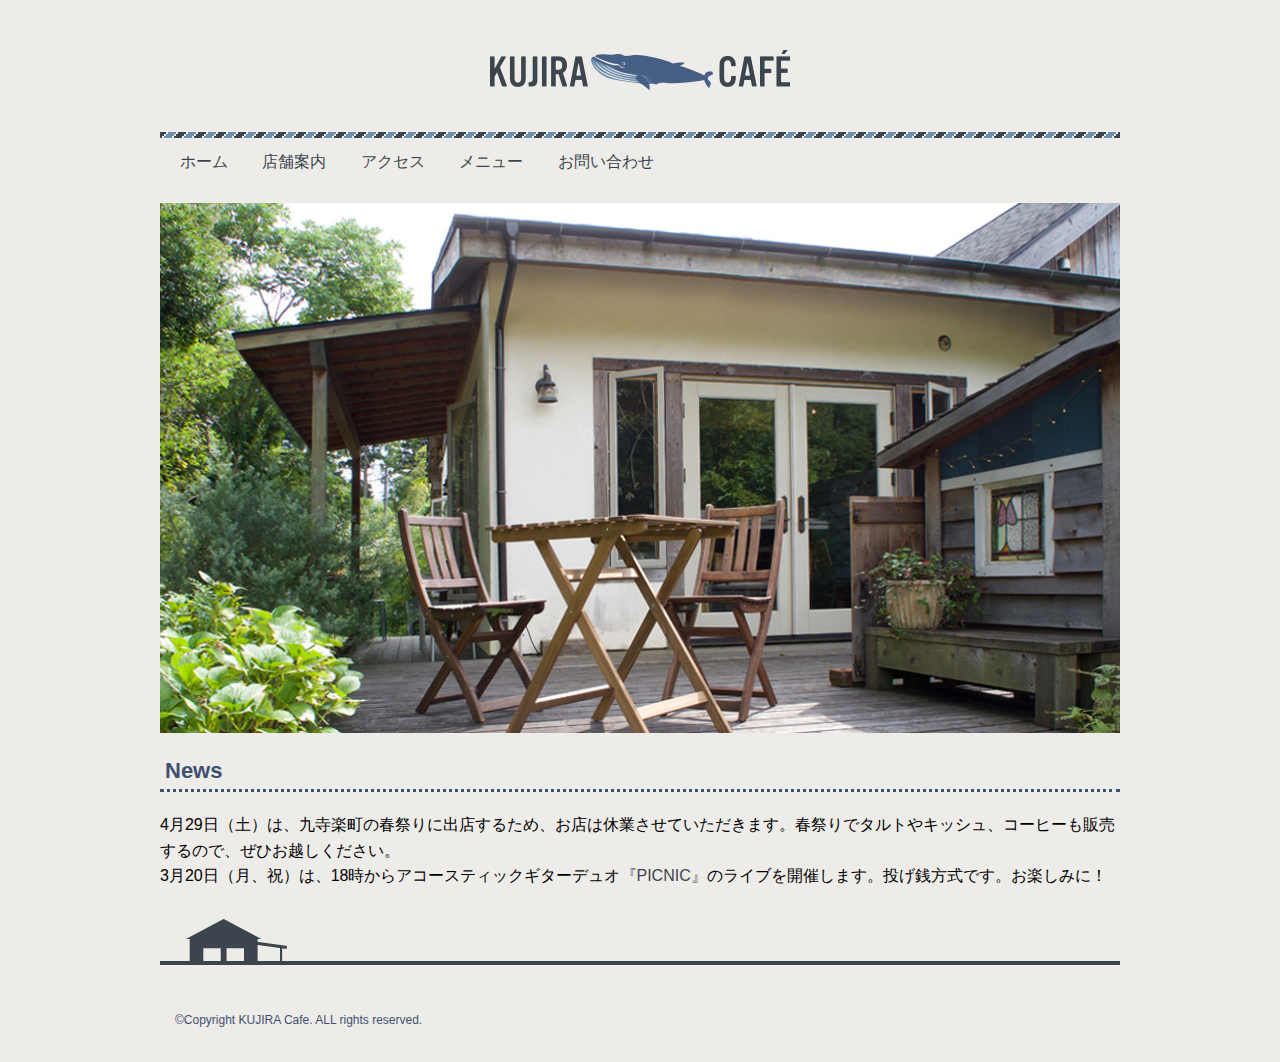
<file: index.html>
<! DOCTYPE html>
  <html>

  <head>
    <meta charset="UTF-8">
    <meta name="viewport" content="width=device-width, initial-scale=1">
    <title>KUJIRA Cafeへようこそ</title>
    <link rel="stylesheet" href="css/style.css">
  </head>

  <body>
    <div class="wrapper">
      <!-- ヘッダー -->
      <header class="header">
        <h1 class="logo"><a href="index.html"><img src="images/logo.png" alt="KUJIRA Cafe"></a></h1>
        <nav class="nav">
          <ul>
            <li><a href="index.html">ホーム</a></li>
            <li><a href="about.html">店舗案内</a></li>
            <li><a href="access.html">アクセス</a></li>
            <li><a href="menu.html">メニュー</a></li>
            <li><a href="contact.html">お問い合わせ</a></li>
          </ul>
        </nav>
      </header>
      <!-- メイン -->
      <div class="keyvisual">
        <img src="images/keyvisual.jpg" alt="">
      </div>
      <main>
        <h2 id="news">News</h2>
        <p class="news-item">4月29日（土）は、九寺楽町の春祭りに出店するため、お店は休業させていただきます。春祭りでタルトやキッシュ、コーヒーも販売するので、ぜひお越しください。</p>
        <p class="news-item">3月20日（月、祝）は、18時からアコースティックギターデュオ<a href="http://www.sbcr.jp"
            target="_blank">『PICNIC』</a>のライブを開催します。投げ銭方式です。お楽しみに！
        </p>
      </main>
      <!--　フッター -->
      <footer class="footer">
        <p>&copy;Copyright KUJIRA Cafe. ALL rights reserved.</p>
      </footer>
    </div>
  </body>

  </html>
</file>
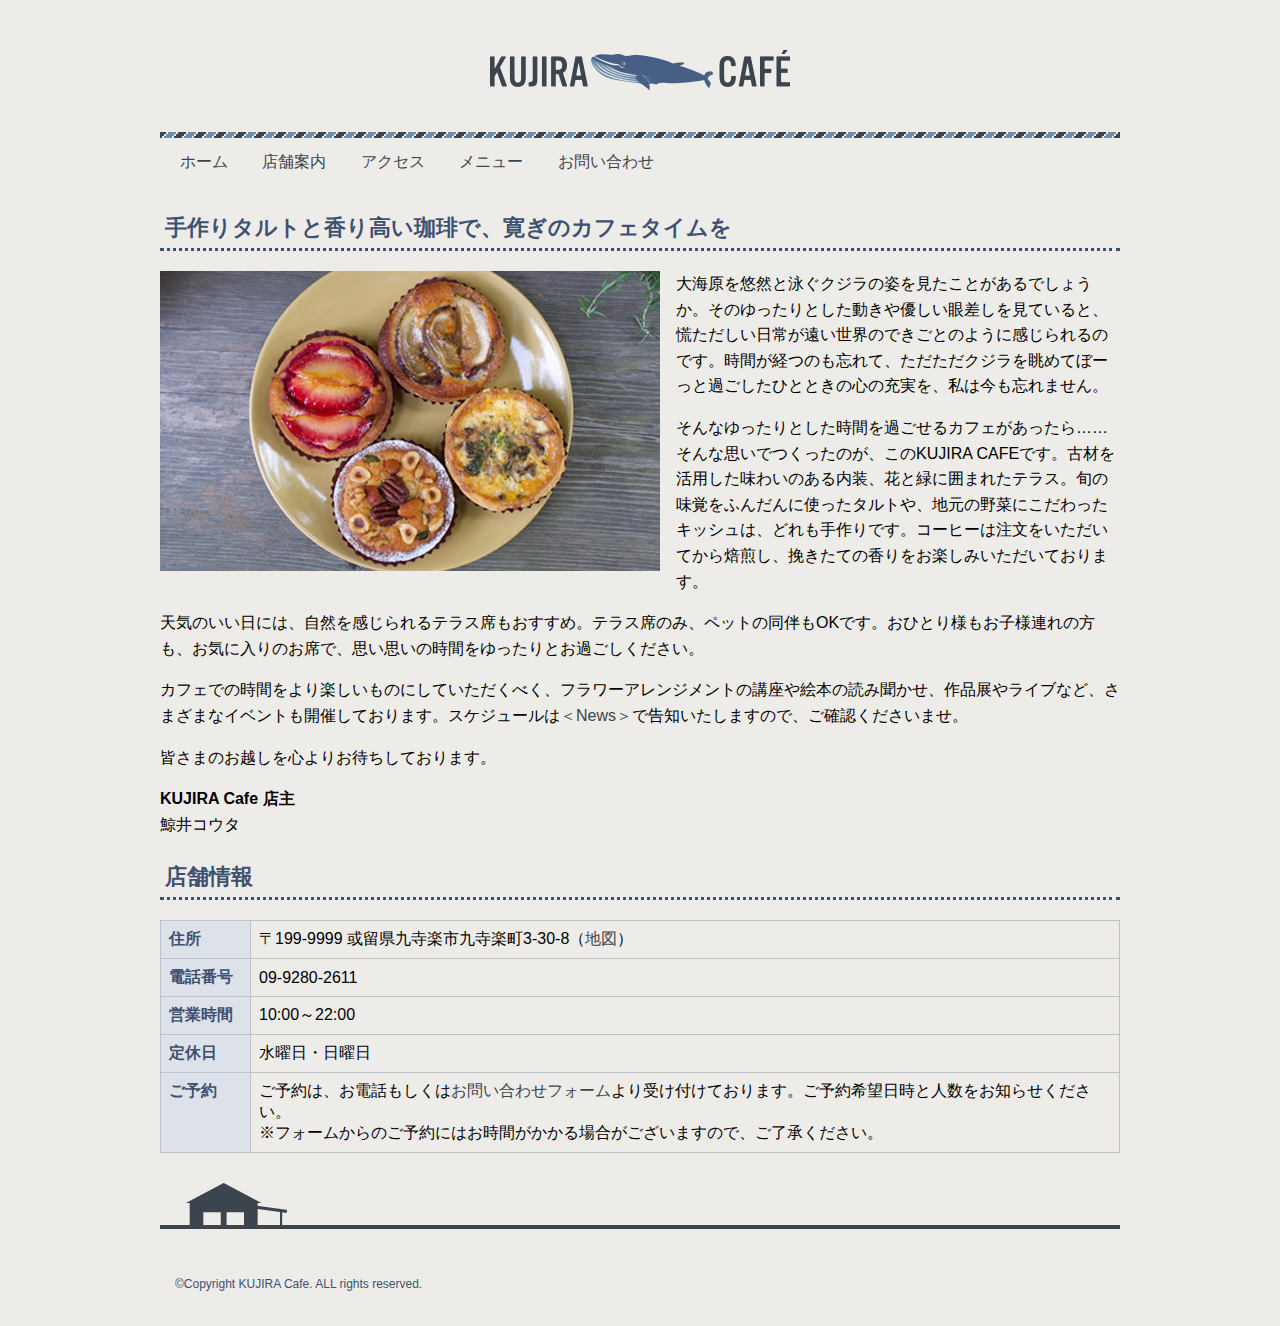
<file: about.html>
<! DOCTYPE html>
  <html>

  <head>
    <meta charset="UTF-8">
    <meta name="viewport" content="width=device-width, initial-scale=1">
    <title>KUJIRA Cafeについて | KUJIRA Cafe</title>
    <link rel="stylesheet" href="css/style.css">
  </head>

  <body>
    <div class="wrapper">
      <!-- ヘッダー -->
      <header class="header">
        <h1 class="logo"><a href="index.html"><img src="images/logo.png" alt="KUJIRA Cafe"></a></h1>
        <nav class="nav">
          <ul>
            <li><a href="index.html">ホーム</a></li>
            <li><a href="about.html">店舗案内</a></li>
            <li><a href="access.html">アクセス</a></li>
            <li><a href="menu.html">メニュー</a></li>
            <li><a href="contact.html">お問い合わせ</a></li>
          </ul>
        </nav>
      </header>
      <!-- メイン -->
      <main>
        <h2>手作りタルトと香り高い珈琲で、寛ぎのカフェタイムを</h2>
        <p><img src="images/about-photo.jpg" alt="タルトの写真"
            class="shop-photo">大海原を悠然と泳ぐクジラの姿を見たことがあるでしょうか。そのゆったりとした動きや優しい眼差しを見ていると、慌ただしい日常が遠い世界のできごとのように感じられるのです。時間が経つのも忘れて、ただただクジラを眺めてぼーっと過ごしたひとときの心の充実を、私は今も忘れません。
        </p>
        <p>そんなゆったりとした時間を過ごせるカフェがあったら……そんな思いでつくったのが、このKUJIRA
          CAFEです。古材を活用した味わいのある内装、花と緑に囲まれたテラス。旬の味覚をふんだんに使ったタルトや、地元の野菜にこだわったキッシュは、どれも手作りです。コーヒーは注文をいただいてから焙煎し、挽きたての香りをお楽しみいただいております。
        </p>
        <p>天気のいい日には、自然を感じられるテラス席もおすすめ。テラス席のみ、ペットの同伴もOKです。おひとり様もお子様連れの方も、お気に入りのお席で、思い思いの時間をゆったりとお過ごしください。</p>
        <p>カフェでの時間をより楽しいものにしていただくべく、フラワーアレンジメントの講座や絵本の読み聞かせ、作品展やライブなど、さまざまなイベントも開催しております。スケジュールは<a
            href="index.html#news"><a href="index.html#news">＜News＞</a>で告知いたしますので、ご確認くださいませ。</p>
        <p>皆さまのお越しを心よりお待ちしております。</p>

        <p><strong>KUJIRA Cafe 店主</strong><br>
          鯨井コウタ</p>
        <h2 class="clear">店舗情報</h2>
        <table class="info">
          <tr>
            <th>住所</th>
            <td>〒199-9999 或留県九寺楽市九寺楽町3-30-8（<a href="access.html">地図</a>）</td>
          </tr>
          <tr>
            <th>電話番号</th>
            <td>09-9280-2611</td>
          </tr>
          <tr>
            <th>営業時間</th>
            <td>10:00～22:00</td>
          </tr>
          <tr>
            <th>定休日</th>
            <td>水曜日・日曜日</td>
          </tr>
          <tr>
            <th>ご予約</th>
            <td>ご予約は、お電話もしくは<a href="contact.html">お問い合わせフォーム</a>より受け付けております。ご予約希望日時と人数をお知らせください。<br>
              ※フォームからのご予約にはお時間がかかる場合がございますので、ご了承ください。</td>
          </tr>
        </table>
      </main>
      <!--　フッター -->
      <footer class="footer">
        <p>&copy;Copyright KUJIRA Cafe. ALL rights reserved.</p>
      </footer>
    </div>
  </body>

  </html>
</file>
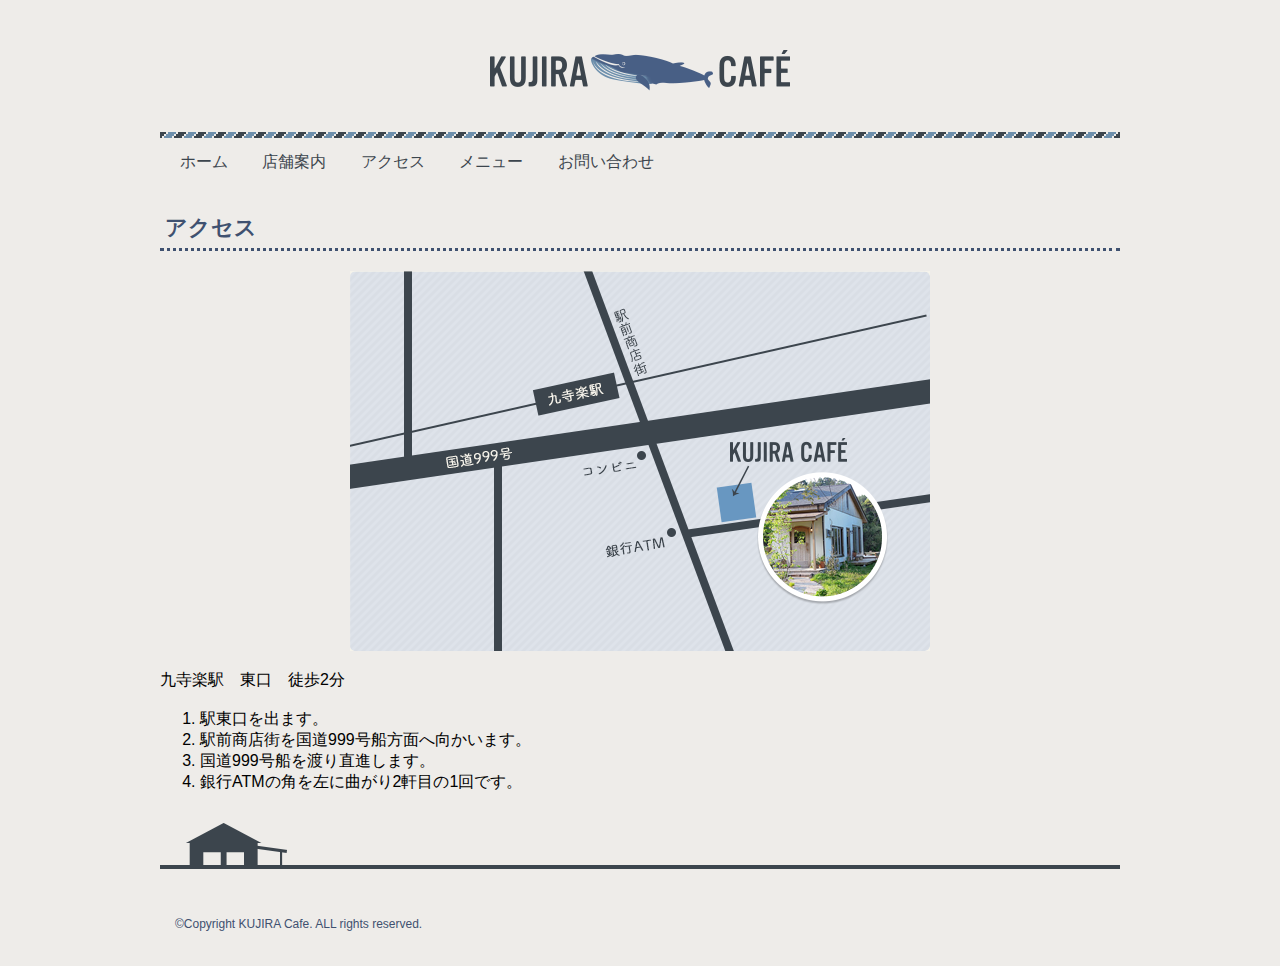
<file: access.html>
<! DOCTYPE html>
  <html>

  <head>
    <meta charset="UTF-8">
    <meta name="viewport" content="width=device-width, initial-scale=1">
    <title>アクセス | KUJIRA Cafe</title>
    <link rel="stylesheet" href="css/style.css">
  </head>

  <body>
    <div class="wrapper">
      <!-- ヘッダー -->
      <header class="header">
        <h1 class="logo"><a href="index.html"><img src="images/logo.png" alt="KUJIRA Cafe"></a></h1>
        <nav class="nav">
          <ul>
            <li><a href="index.html">ホーム</a></li>
            <li><a href="about.html">店舗案内</a></li>
            <li><a href="access.html">アクセス</a></li>
            <li><a href="menu.html">メニュー</a></li>
            <li><a href="contact.html">お問い合わせ</a></li>
          </ul>
        </nav>
      </header>
      <!-- メイン -->
      <main>
        <h2>アクセス</h2>
        <div class="map"><img src="images/map.png" alt="地図"></div>
        <p>九寺楽駅　東口　徒歩2分</p>
        <ol>
          <li>駅東口を出ます。</li>
          <li>駅前商店街を国道999号船方面へ向かいます。</li>
          <li>国道999号船を渡り直進します。</li>
          <li>銀行ATMの角を左に曲がり2軒目の1回です。</li>
        </ol>
      </main>
      <!--　フッター -->
      <footer class="footer">
        <p>&copy;Copyright KUJIRA Cafe. ALL rights reserved.</p>
      </footer>
    </div>
  </body>

  </html>
</file>
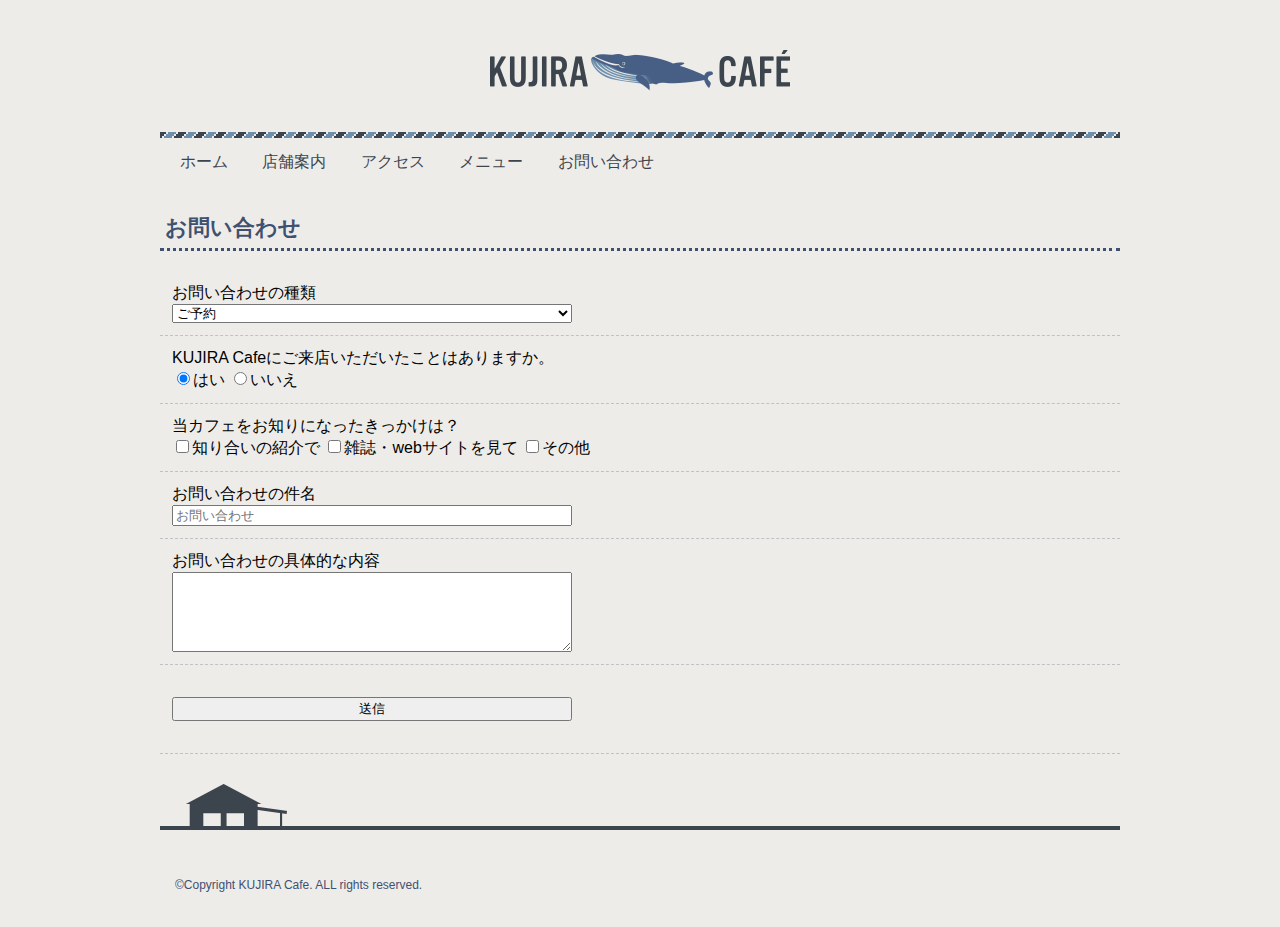
<file: contact.html>
<! DOCTYPE html>
  <html>

  <head>
    <meta charset="UTF-8">
    <meta name="viewport" content="width=device-width, initial-scale=1">
    <title>お問い合わせ | KUJIRA Cafe</title>
    <link rel="stylesheet" href="css/style.css">
  </head>

  <body>
    <div class="wrapper">
      <!-- ヘッダー -->
      <header class="header">
        <h1 class="logo"><a href="index.html"><img src="images/logo.png" alt="KUJIRA Cafe"></a></h1>
        <nav class="nav">
          <ul>
            <li><a href="index.html">ホーム</a></li>
            <li><a href="about.html">店舗案内</a></li>
            <li><a href="access.html">アクセス</a></li>
            <li><a href="menu.html">メニュー</a></li>
            <li><a href="contact.html">お問い合わせ</a></li>
          </ul>
        </nav>
      </header>
      <!-- メイン -->
      <main>
        <h2>お問い合わせ</h2>
        <form method="GET" action="result.html">
          <div>
            <label for="kind">お問い合わせの種類</label><br>
            <select id="kind" name="kind">
              <option value="reservation">ご予約</option>
              <option value="event">イベントについて</option>
              <option value="contact">その他お問い合わせ</option>
            </select>
          </div>
          <div>
            KUJIRA Cafeにご来店いただいたことはありますか。<br>
            <label><input type="radio" name="first" value="yes" checked>はい</label>
            <label><input type="radio" name="first" value="no">いいえ</label>
          </div>
          <div>
            当カフェをお知りになったきっかけは？<br>
            <label><input type="checkbox" name="how" value="friends">知り合いの紹介で</label>
            <label><input type="checkbox" name="how" value="magazine">雑誌・webサイトを見て</label>
            <label><input type="checkbox" name="how" value="others">その他</label>
          </div>
          <div>
            <label>お問い合わせの件名<br>
              <input type="text" name="subject" placeholder="お問い合わせ"></label>
          </div>
          <div>
            <label>お問い合わせの具体的な内容<br>
              <textarea name="message"></textarea></label>
          </div>
          <div>
            <input type="submit" name="submit" value="送信">
          </div>
        </form>
      </main>
      <!--　フッター -->
      <footer class="footer">
        <p>&copy;Copyright KUJIRA Cafe. ALL rights reserved.</p>
      </footer>
    </div>
  </body>

  </html>
</file>
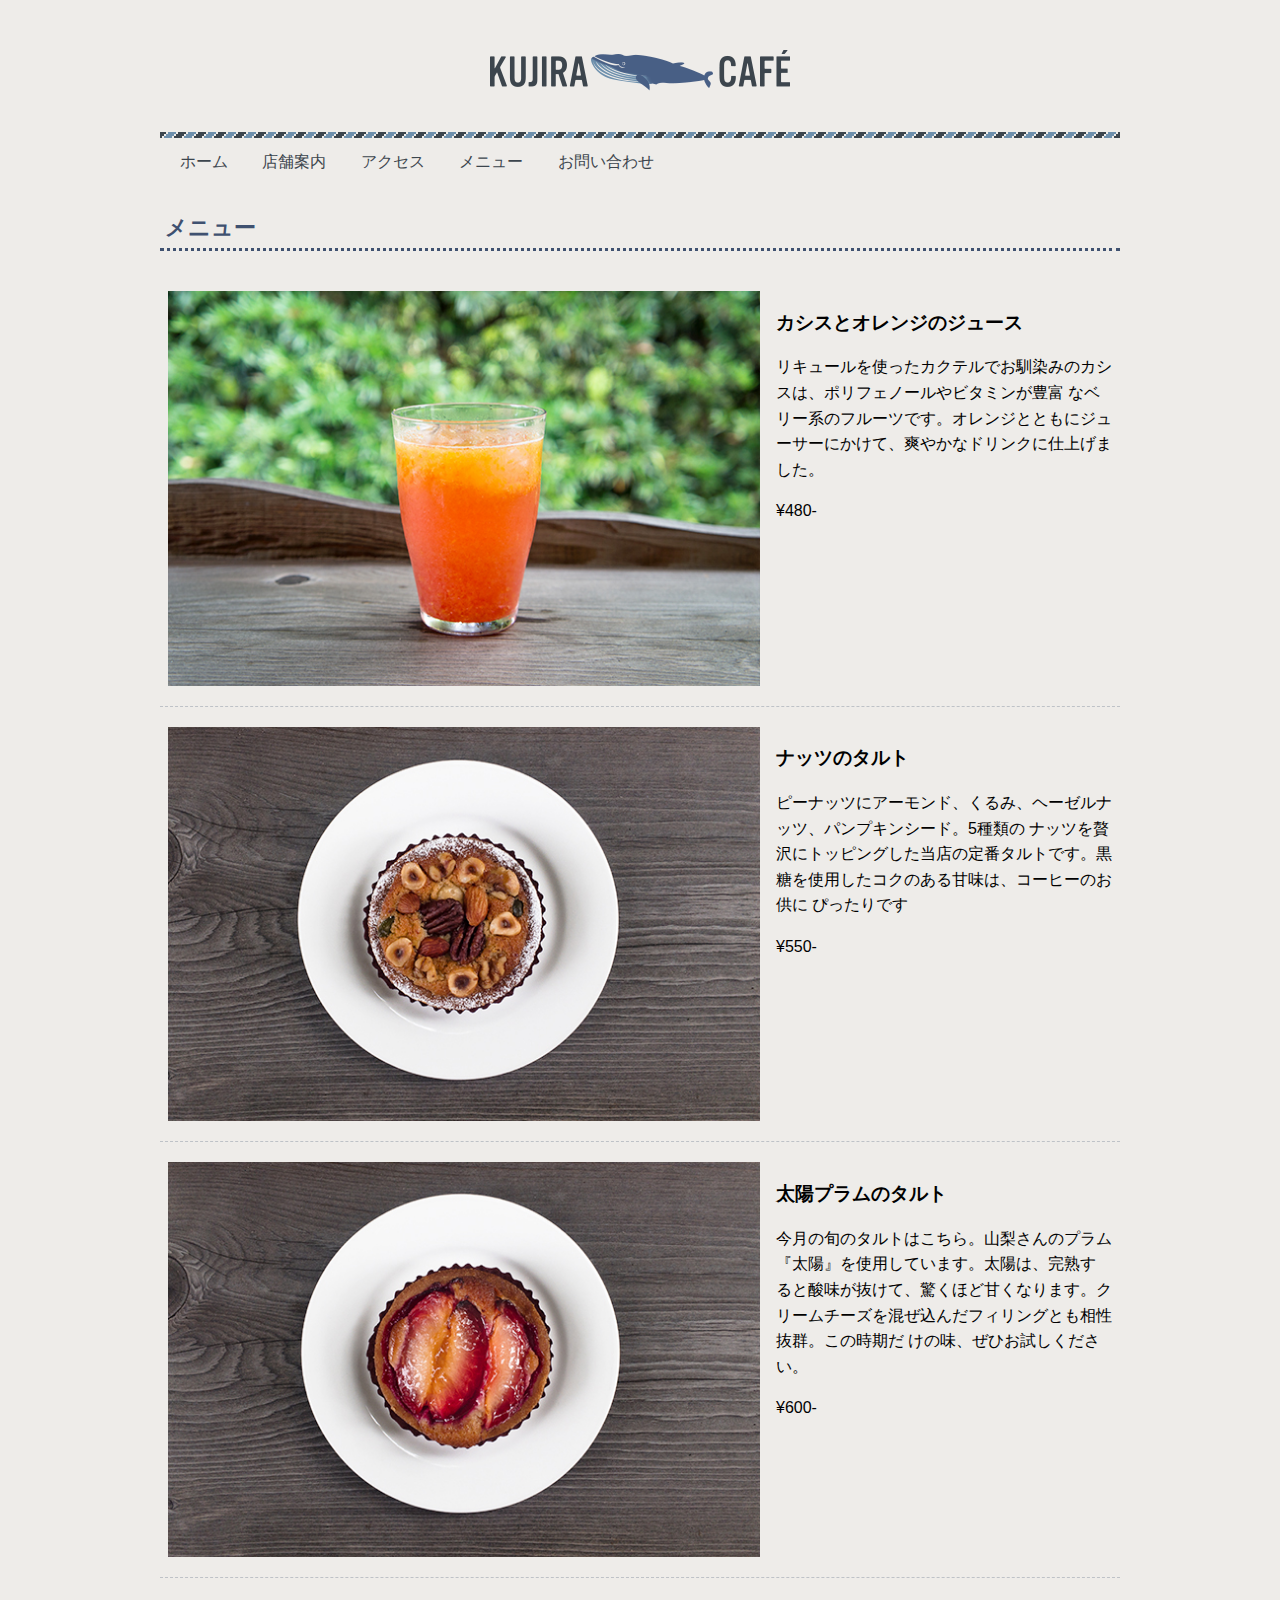
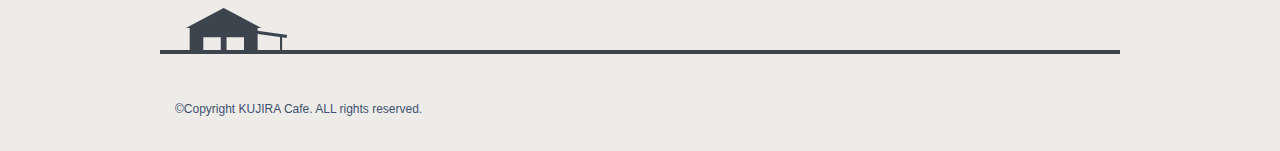
<file: menu.html>
<! DOCTYPE html>
  <html>

  <head>
    <meta charset="UTF-8">
    <meta name="viewport" content="width=device-width, initial-scale=1">
    <title>メニュー | KUJIRA Cafe</title>
    <link rel="stylesheet" href="css/style.css">
  </head>

  <body>
    <div class="wrapper">
      <!-- ヘッダー -->
      <header class="header">
        <h1 class="logo"><a href="index.html"><img src="images/logo.png" alt="KUJIRA Cafe"></a></h1>
        <nav class="nav">
          <ul>
            <li><a href="index.html">ホーム</a></li>
            <li><a href="about.html">店舗案内</a></li>
            <li><a href="access.html">アクセス</a></li>
            <li><a href="menu.html">メニュー</a></li>
            <li><a href="contact.html">お問い合わせ</a></li>
          </ul>
        </nav>
      </header>
      <!-- メイン -->
      <main>
        <h2>メニュー</h2>
        <div class="menu-block">
          <div class="menu-item">
            <div class="menu-photo"><img src="images/menu-photo1.jpg" alt=""></div>
            <div class="menu-text">
              <h3>カシスとオレンジのジュース</h3>
              <P>リキュールを使ったカクテルでお馴染みのカシスは、ポリフェノールやビタミンが豊富
                なベリー系のフルーツです。オレンジとともにジューサーにかけて、爽やかなドリンクに仕上げました。</P>
              <p>&yen;480-</p>
            </div>
          </div>
          <div class="menu-item">
            <div class="menu-photo"><img src="images/menu-photo2.jpg" alt=""></div>
            <div class="menu-text">
              <h3>ナッツのタルト</h3>
              <P>ピーナッツにアーモンド、くるみ、ヘーゼルナッツ、パンプキンシード。5種類の
                ナッツを贅沢にトッピングした当店の定番タルトです。黒糖を使用したコクのある甘味は、コーヒーのお供に
                ぴったりです</P>
              <p>&yen;550-</p>
            </div>
          </div>
          <div class="menu-item">
            <div class="menu-photo"><img src="images/menu-photo3.jpg" alt=""></div>
            <div class="menu-text">
              <h3>太陽プラムのタルト</h3>
              <P>今月の旬のタルトはこちら。山梨さんのプラム『太陽』を使用しています。太陽は、完熟す
                ると酸味が抜けて、驚くほど甘くなります。クリームチーズを混ぜ込んだフィリングとも相性抜群。この時期だ
                けの味、ぜひお試しください。</P>
              <p>&yen;600-</p>
            </div>
          </div>
        </div>
      </main>
      <!--　フッター -->
      <footer class="footer">
        <p>&copy;Copyright KUJIRA Cafe. ALL rights reserved.</p>
      </footer>
    </div>
  </body>

  </html>
</file>
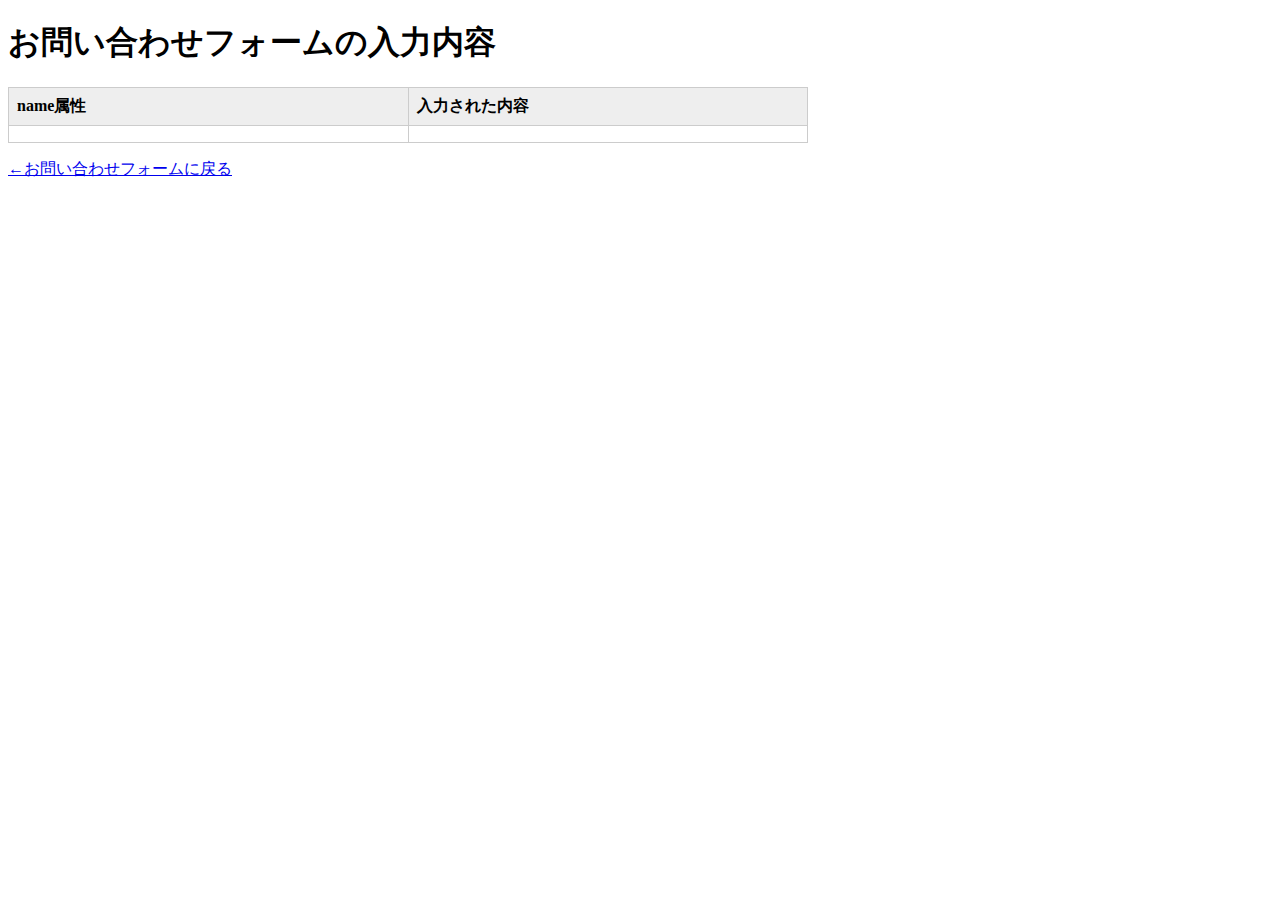
<file: result.html>
<!doctype html>
<html>
<head>
<meta charset="UTF-8">
<meta name="viewport" content="width=device-width, initial-scale=1">
<title>お問い合わせの入力内容</title>
<style>
#result {
	border: 1px solid #cccccc;
	border-collapse: collapse;
	width: 100%;
	max-width: 800px;
}
th, td {
	padding: 0.5em;
	border: 1px solid #cccccc;
	text-align: left;
	vertical-align: top;
}
th {
	width: 100px;
	background-color: #eeeeee;
}
</style>

</head>
<body>
<h1>お問い合わせフォームの入力内容</h1>
<table id="result">
	<tbody id="test">
	<tr><th>name属性</th><th>入力された内容</th></tr>
	</tbody>
</table>
<p><a href="contact.html">←お問い合わせフォームに戻る</a></p>

<script>
'use strict';

{
	window.addEventListener('DOMContentLoaded', function(){
		var params = decodeURI(location.search);
		params = params.substring(1);
		var paramArray = [];
		paramArray = params.split("&");
		var tableContent = "";
		paramArray.forEach(function(item, index){
			var keyValue = [];
			keyValue = item.split("=");
			var tr = document.createElement("tr");
			var tdName = document.createElement("td");
			tdName.textContent = keyValue[0];
			var tdValue = document.createElement("td");
			tdValue.textContent = keyValue[1];
			tr.appendChild(tdName);
			tr.appendChild(tdValue);
			var e = document.getElementById("test");
			e.appendChild(tr);
		});
	});
}
</script>
</body>
</html>
</file>
<file: css/style.css>
@charset "UTF-8";

html {
  font-family: sans-serif;
}

html * {
  box-sizing: border-box;
}

body {
  margin: 0 0 0 0;
  background-color: #eeece9;
}

.wrapper {
  margin: 0 auto 0 auto;
  max-width: 960px;
}

h2 {
  color: #3f5170;
  font-size: 22px;
  border-bottom: 3px dotted #3f5170;
  margin: 20px 0 ;
  padding: 5px 5px;
}

p {
  line-height: 1.6;
}

a:link {
  color: #3c454d;
  text-decoration: none;
}

a:visited {
  color: #3c454d;
  text-decoration: none;
}

a:hover {
  color: #7b8daca;
  text-decoration: none;
}

a:active {
  color: #5a9bc0;
  text-decoration: none;
}

img {
  max-width: 100%;
  height: auto;
}
  
.logo {
  margin: 50px 0 40px 0;
  line-height: 0;
  text-align: center;
}

.nav li {
  display: inline;
  list-style-type: none;
  padding-right: 30px;
}

.nav ul {
  margin: 0;
  padding: 20px 10px 15px 20px;
  background-image: url(../images/menu-bg.png);
  background-repeat: repeat-x;
}

.footer {
  background-image: url(../images/footer-bg.png);
  background-repeat: no-repeat;
  margin-top: 30px;
  padding: 80px 15px 20px 15px;
  font-size: 12px;
  color: #3f5170;
}

.keyvisual {
  margin: 15px 0 0 0;
}

.news-item {
  margin: 0;
}

.shop-photo {
  float: left;
  padding: 0 1em 1em 0;
}

.clear {
  clear: both;
}

.info {
  border-collapse: collapse;
}

.info th, .info td {
  padding: 8px;
  border: 1px solid #bec2c7;
  text-align: left;
}

.info th {
  background-color: #dde2ea;
  width: 90px;
  color: #3f5170;
  vertical-align: top;
}

.menu-item {
  display: flex;
  border-bottom: 1px dashed #bec2c7;
  padding: 20px 8px;
}

.menu-photo {
  margin-right: 16px;
  flex: 1 1 auto;
}

.menu-text {
  flex: 0 0 336px;
}

.map {
  text-align: center;
}

form div {
  padding: 12px;
  border-bottom: 1px dashed #bec2c7;
}

select {
  width: 30em;
}

input[name="subject"] {
  width: 30em;
}

textarea {
  width: 30em;
  height: 6em;
}

input[name="submit"] {
  margin: 20px 0;
  width: 30em;
}

@media (max-width: 767px) {
  .wrapper {
    margin: 0 8px;
  }

  .logo {
    margin: 30px 0;
  }

  .logo img {
    width: 200px;
  }

  .nav {
    background-color: #dfddda
  }

  .nav li {
    display: block;
  }

  .menu-item {
    display: block;
  }

  .menu-photo {
    margin-right: 0px;
    width: 100%;
  }

  .menu-text {
    width: 100%;
  }

  .shop-photo {
    padding-right: 0;
  }
  
  select {
    width: 100%;
  }

  input[name="subject"] {
    width: 100%;
  }

  textarea {
    width: 100%;
  }

  input[type="submit"] {
    margin: 20px 0;
    width: 100%;
  }
}
</file>
